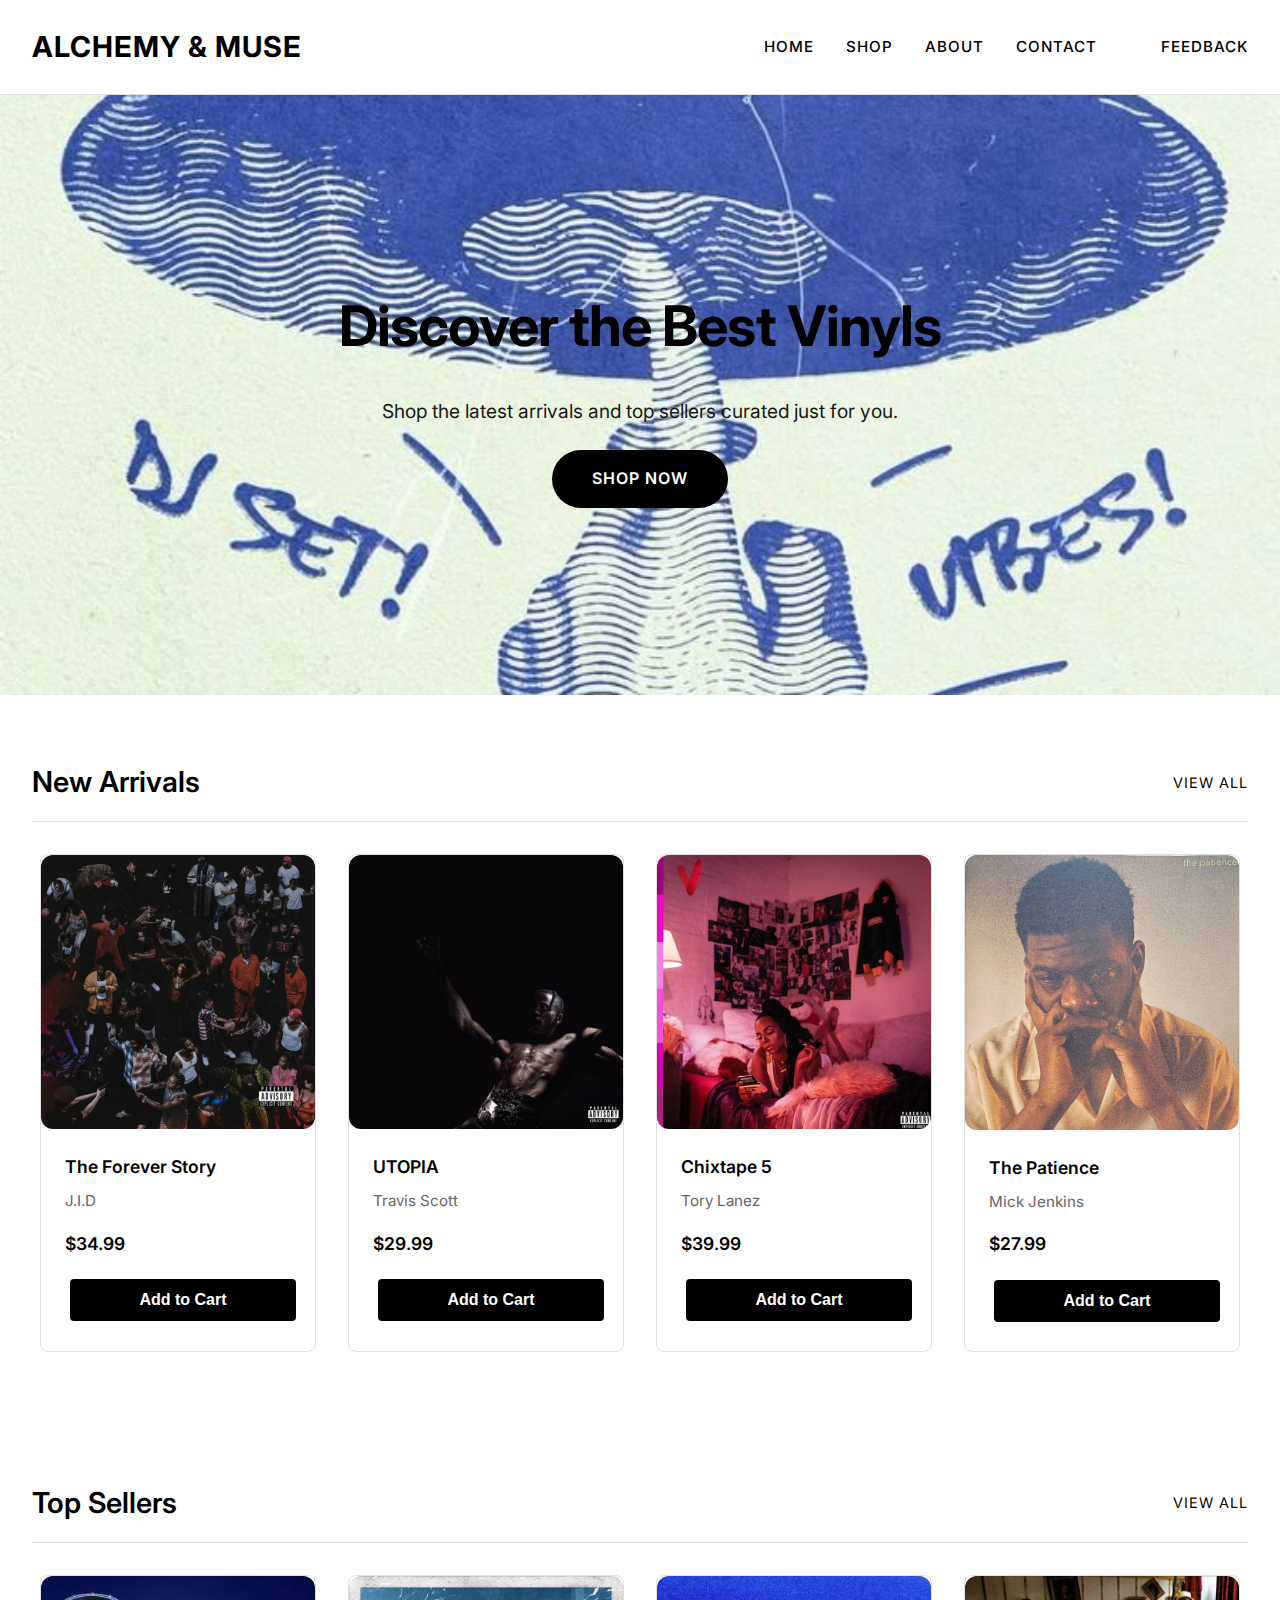
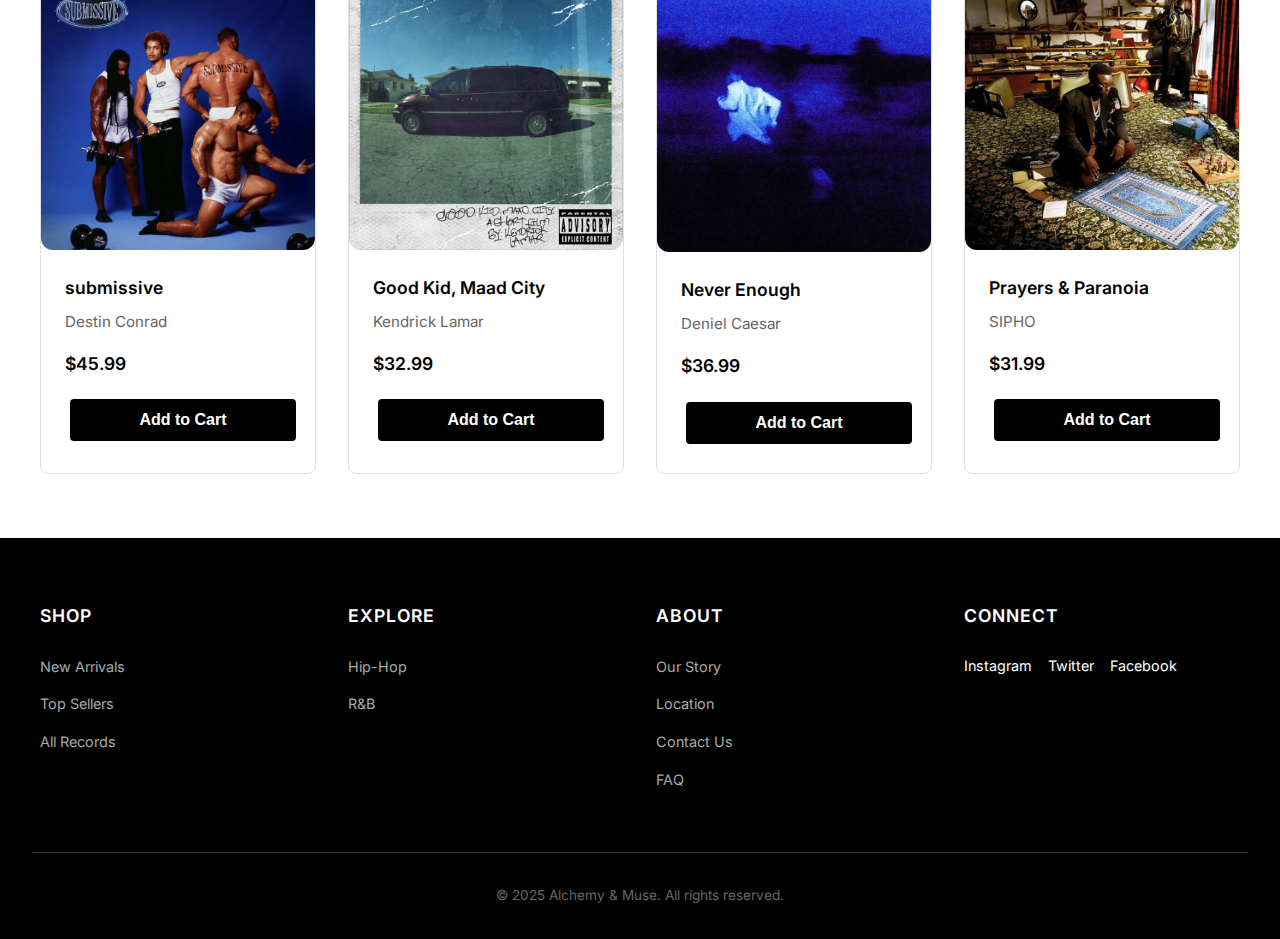
<file: index.html>
<!DOCTYPE html>
<html lang="en">
<head>
    <meta charset="UTF-8" />
    <meta name="viewport" content="width=device-width, initial-scale=1" />
    <title>Alchemy & Muse | Curated Vinyl</title>
    <link href="https://fonts.googleapis.com/css2?family=Inter:wght@300;400;500;600;700&display=swap" rel="stylesheet" />
    <link rel="stylesheet" href="styles.css" />
</head>
<body>
    <!-- Header -->
    <header>
        <div class="logo">ALCHEMY & MUSE</div>
        <nav>
            <ul>
                <li><a href="index.html">Home</a></li>
                <li><a href="shop.html">Shop</a></li>
                <li><a href="about.html">About</a></li>
                <li><a href="contact.html">Contact</a><li>
                <li><a href="feedback.html">Feedback</a></li>
            </ul>
        </nav>
    </header>

    <!-- Hero Section -->
    <section class="hero">
        <h1>Discover the Best Vinyls</h1>
        <p>Shop the latest arrivals and top sellers curated just for you.</p>
        <a href="shop.html" class="cta-btn">Shop Now</a>
    </section>

    <!-- New Arrivals -->
    <section class="new-arrivals">
        <div class="section-header">
            <h2>New Arrivals</h2>
            <a href="shop.html" class="view-all">View All</a>
        </div>
        <div class="records-grid">
            <!-- Record 1 -->
            <div class="record">
                <div class="record-image">
                    <img src="images/pieces/jid.jpg" alt="The Forever Story" />
                </div>
                <div class="record-info">
                    <h3 class="record-title">The Forever Story</h3>
                    <p class="record-artist">J.I.D</p>
                    <p class="record-price">$34.99</p>
                    <button class="add-to-cart">Add to Cart</button>
                </div>
            </div>
            <!-- Record 2 -->
            <div class="record">
                <div class="record-image">
                    <img src="images/pieces/travis.jpg" alt="UTOPIA" />
                </div>
                <div class="record-info">
                    <h3 class="record-title">UTOPIA</h3>
                    <p class="record-artist">Travis Scott</p>
                    <p class="record-price">$29.99</p>
                    <button class="add-to-cart">Add to Cart</button>
                </div>
            </div>
            <!-- Record 3 -->
            <div class="record">
                <div class="record-image">
                    <img src="images/pieces/chixtape.jpg" alt="Chixtape 5" />
                </div>
                <div class="record-info">
                    <h3 class="record-title">Chixtape 5</h3>
                    <p class="record-artist">Tory Lanez</p>
                    <p class="record-price">$39.99</p>
                    <button class="add-to-cart">Add to Cart</button>
                </div>
            </div>
            <!-- Record 4 -->
            <div class="record">
                <div class="record-image">
                    <img src="images/pieces/The Patience.jpg" alt="The Patience" />
                </div>
                <div class="record-info">
                    <h3 class="record-title">The Patience</h3>
                    <p class="record-artist">Mick Jenkins</p>
                    <p class="record-price">$27.99</p>
                    <button class="add-to-cart">Add to Cart</button>
                </div>
            </div>
        </div>
    </section>

    <!-- Top Sellers -->
    <section class="top-sellers">
        <div class="section-header">
            <h2>Top Sellers</h2>
            <a href="shop.html" class="view-all">View All</a>
        </div>
        <div class="records-grid">
            <!-- Record 1 -->
            <div class="record">
                <div class="record-image">
                    <img src="images/pieces/submissive.jpg" alt="SUBMISSIVE" />
                </div>
                <div class="record-info">
                    <h3 class="record-title">submissive</h3>
                    <p class="record-artist">Destin Conrad</p>
                    <p class="record-price">$45.99</p>
                    <button class="add-to-cart">Add to Cart</button>
                </div>
            </div>
            <!-- Record 2 -->
            <div class="record">
                <div class="record-image">
                    <img src="images/pieces/gkmc.jpg" alt="good kid, m.A.A.d City" />
                </div>
                <div class="record-info">
                    <h3 class="record-title">Good Kid, Maad City</h3>
                    <p class="record-artist">Kendrick Lamar</p>
                    <p class="record-price">$32.99</p>
                    <button class="add-to-cart">Add to Cart</button>
                </div>
            </div>
            <!-- Record 3 -->
            <div class="record">
                <div class="record-image">
                    <img src="images/pieces/never enough.jpg" alt="Never Enough" />
                </div>
                <div class="record-info">
                    <h3 class="record-title">Never Enough</h3>
                    <p class="record-artist">Deniel Caesar</p>
                    <p class="record-price">$36.99</p>
                    <button class="add-to-cart">Add to Cart</button>
                </div>
            </div>
            <!-- Record 4 -->
            <div class="record">
                <div class="record-image">
                    <img src="images/pieces/sipho.jpg" alt="Prayers & Paranoia" />
                </div>
                <div class="record-info">
                    <h3 class="record-title">Prayers & Paranoia</h3>
                    <p class="record-artist">SIPHO</p>
                    <p class="record-price">$31.99</p>
                    <button class="add-to-cart">Add to Cart</button>
                </div>
            </div>
        </div>
    </section>

    <!-- Footer -->
    <footer>
        <div class="footer-grid">
            <div class="footer-column">
                <h3>Shop</h3>
                <ul>
                    <li><a href="#">New Arrivals</a></li>
                    <li><a href="#">Top Sellers</a></li>
                    <li><a href="#">All Records</a></li>
                </ul>
            </div>
            <div class="footer-column">
                <h3>Explore</h3>
                <ul>
                    <li><a href="#">Hip-Hop</a></li>
                    <li><a href="#">R&B</a></li>
                </ul>
            </div>
            <div class="footer-column">
                <h3>About</h3>
                <ul>
                    <li><a href="#">Our Story</a></li>
                    <li><a href="#">Location</a></li>
                    <li><a href="#">Contact Us</a></li>
                    <li><a href="#">FAQ</a></li>
                </ul>
            </div>
            <div class="footer-column">
                <h3>Connect</h3>
                <div class="social-links">
                    <a href="#">Instagram</a>
                    <a href="#">Twitter</a>
                    <a href="#">Facebook</a>
                </div>
            </div>
        </div>
        <div class="footer-bottom">
            <p>&copy; 2025 Alchemy & Muse. All rights reserved.</p>
        </div>
    </footer>

    <script src="scripts.js"></script>
</body>
</html>
</file>
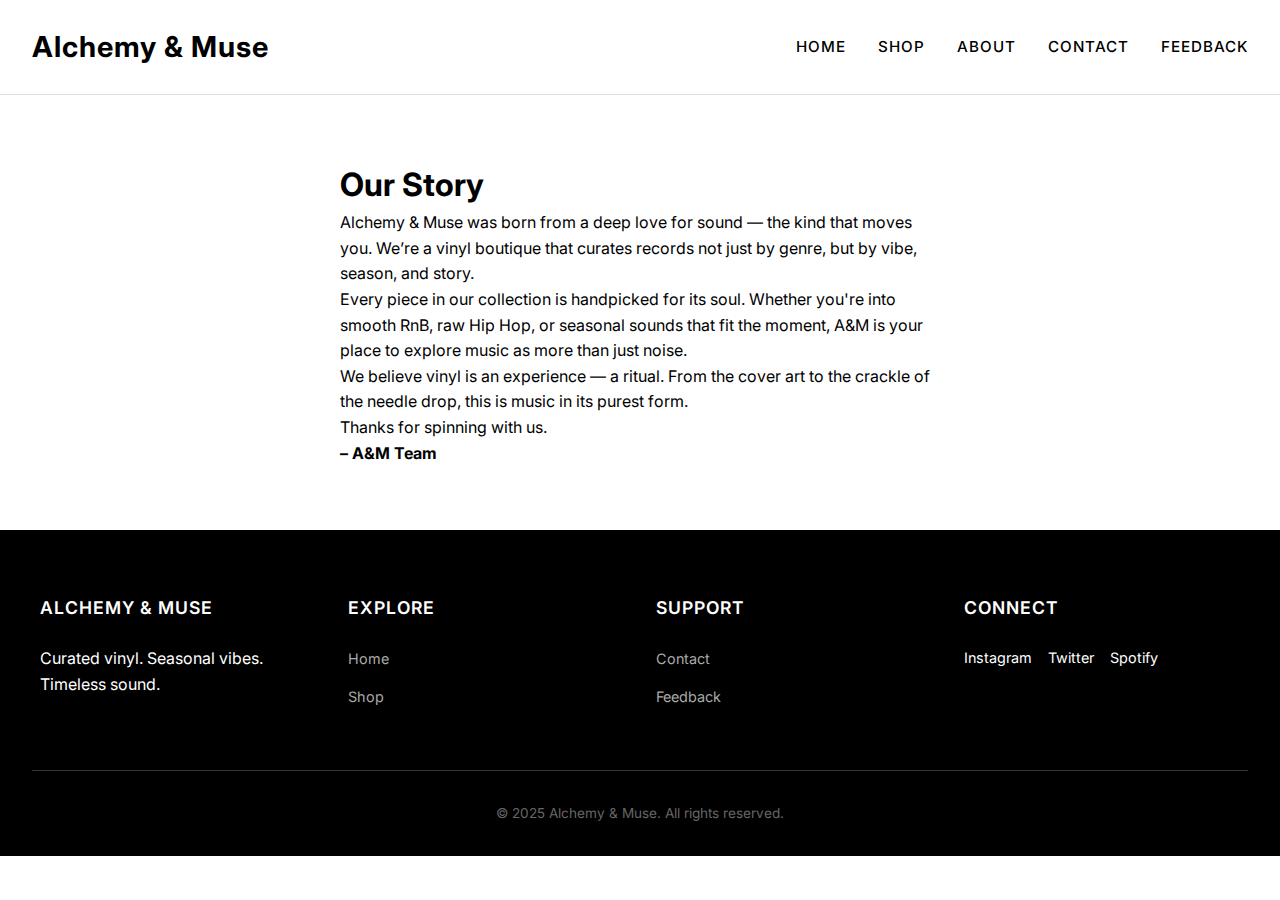
<file: about.html>
<!DOCTYPE html>
<html lang="en">
<head>
  <meta charset="UTF-8" />
  <meta name="viewport" content="width=device-width, initial-scale=1.0"/>
  <title>About | Alchemy & Muse</title>
  <link rel="stylesheet" href="styles.css"/>
  <link href="https://fonts.googleapis.com/css2?family=Inter:wght@400;600;700&display=swap" rel="stylesheet">
</head>
<body>

  <!-- Header -->
  <header>
    <div class="logo">Alchemy & Muse</div>
    <nav>
      <ul>
        <li><a href="index.html">Home</a></li>
        <li><a href="shop.html">Shop</a></li>
        <li><a href="about.html">About</a></li>
        <li><a href="contact.html">Contact</a></li>
        <li><a href="feedback.html">Feedback</a></li>
      </ul>
    </nav>
  </header>

  <!-- About Section -->
  <section class="about">
    <div class="contact-container">
      <h1>Our Story</h1>
      <p>
        Alchemy & Muse was born from a deep love for sound — the kind that moves you. We’re a vinyl boutique that curates records not just by genre, but by vibe, season, and story.
      </p>
      <p>
        Every piece in our collection is handpicked for its soul. Whether you're into smooth RnB, raw Hip Hop, or seasonal sounds that fit the moment, A&M is your place to explore music as more than just noise.
      </p>
      <p>
        We believe vinyl is an experience — a ritual. From the cover art to the crackle of the needle drop, this is music in its purest form.
      </p>
      <p>
        Thanks for spinning with us.
      </p>
      <p><strong>– A&M Team</strong></p>
    </div>
  </section>

  <!-- Footer -->
  <footer>
    <div class="footer-grid">
      <div class="footer-column">
        <h3>Alchemy & Muse</h3>
        <p>Curated vinyl. Seasonal vibes. Timeless sound.</p>
      </div>
      <div class="footer-column">
        <h3>Explore</h3>
        <ul>
          <li><a href="index.html">Home</a></li>
          <li><a href="shop.html">Shop</a></li>
        </ul>
      </div>
      <div class="footer-column">
        <h3>Support</h3>
        <ul>
          <li><a href="contact.html">Contact</a></li>
          <li><a href="feedback.html">Feedback</a></li>
        </ul>
      </div>
      <div class="footer-column">
        <h3>Connect</h3>
        <div class="social-links">
          <a href="#">Instagram</a>
          <a href="#">Twitter</a>
          <a href="#">Spotify</a>
        </div>
      </div>
    </div>
    <div class="footer-bottom">
      <p>&copy; 2025 Alchemy & Muse. All rights reserved.</p>
    </div>
  </footer>

</body>
</html>
</file>
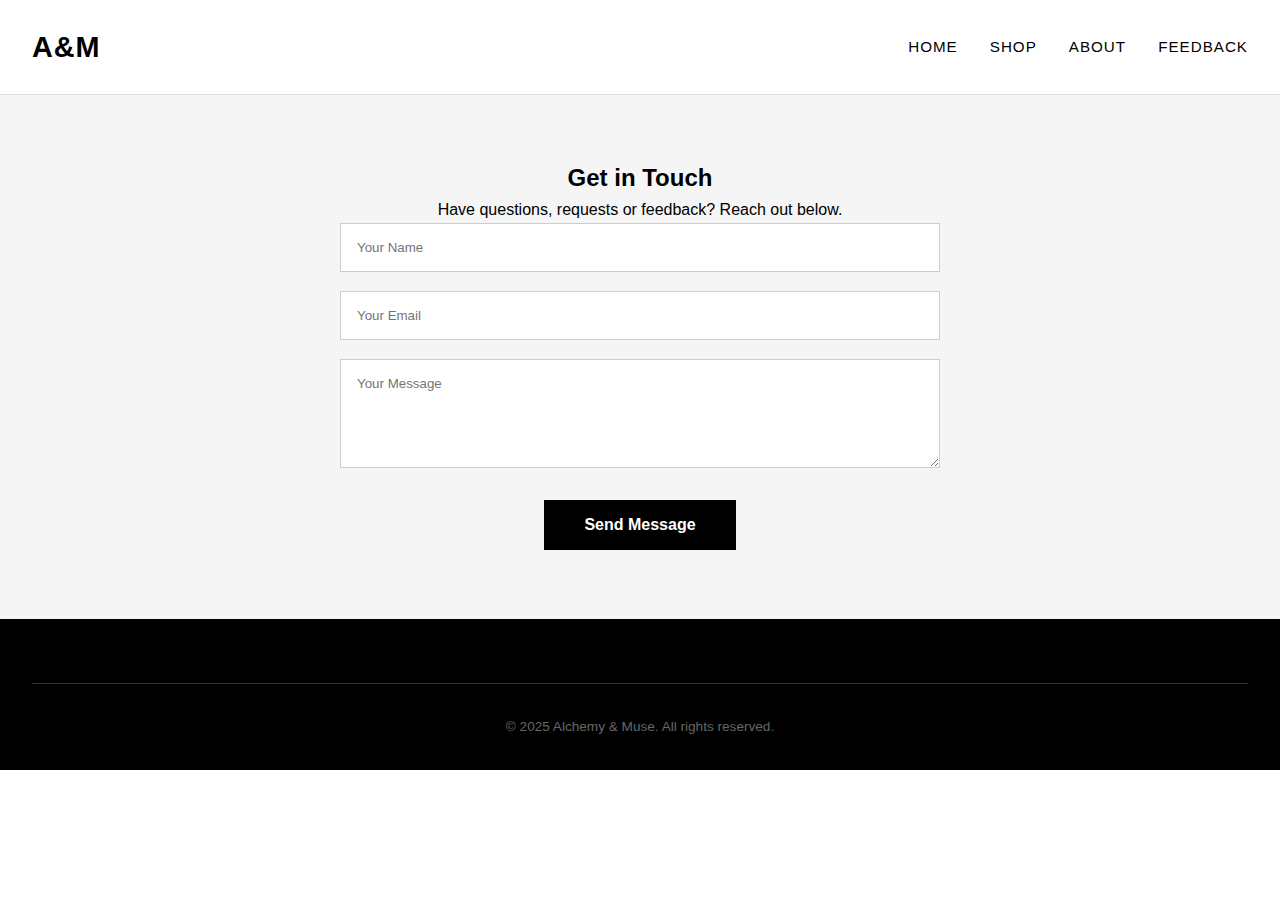
<file: Contact.html>
<!DOCTYPE html>
<html lang="en">
<head>
  <meta charset="UTF-8" />
  <meta name="viewport" content="width=device-width, initial-scale=1" />
  <title>Contact | Alchemy & Muse</title>
  <link rel="stylesheet" href="styles.css" />
</head>
<body>

  <header>
    <div class="logo">A&M</div>
    <nav>
      <ul>
        <li><a href="index.html">Home</a></li>
        <li><a href="shop.html">Shop</a></li>
        <li><a href="about.html">About</a></li>
        <li><a href="feedback.html">Feedback</a></li>
      </ul>
    </nav>
  </header>

  <section class="contact">
    <div class="contact-container">
      <h2>Get in Touch</h2>
      <p>Have questions, requests or feedback? Reach out below.</p>
      <form action="#" method="post" class="contact-form">
        <input type="text" name="name" placeholder="Your Name" required autocomplete="name" />
        <input type="email" name="email" placeholder="Your Email" required autocomplete="email" />
        <textarea name="message" rows="5" placeholder="Your Message" required></textarea>
        <button type="submit">Send Message</button>
      </form>
    </div>
  </section>

  <footer>
    <div class="footer-bottom">
      &copy; 2025 Alchemy & Muse. All rights reserved.
    </div>
  </footer>

</body>
</html>
</file>
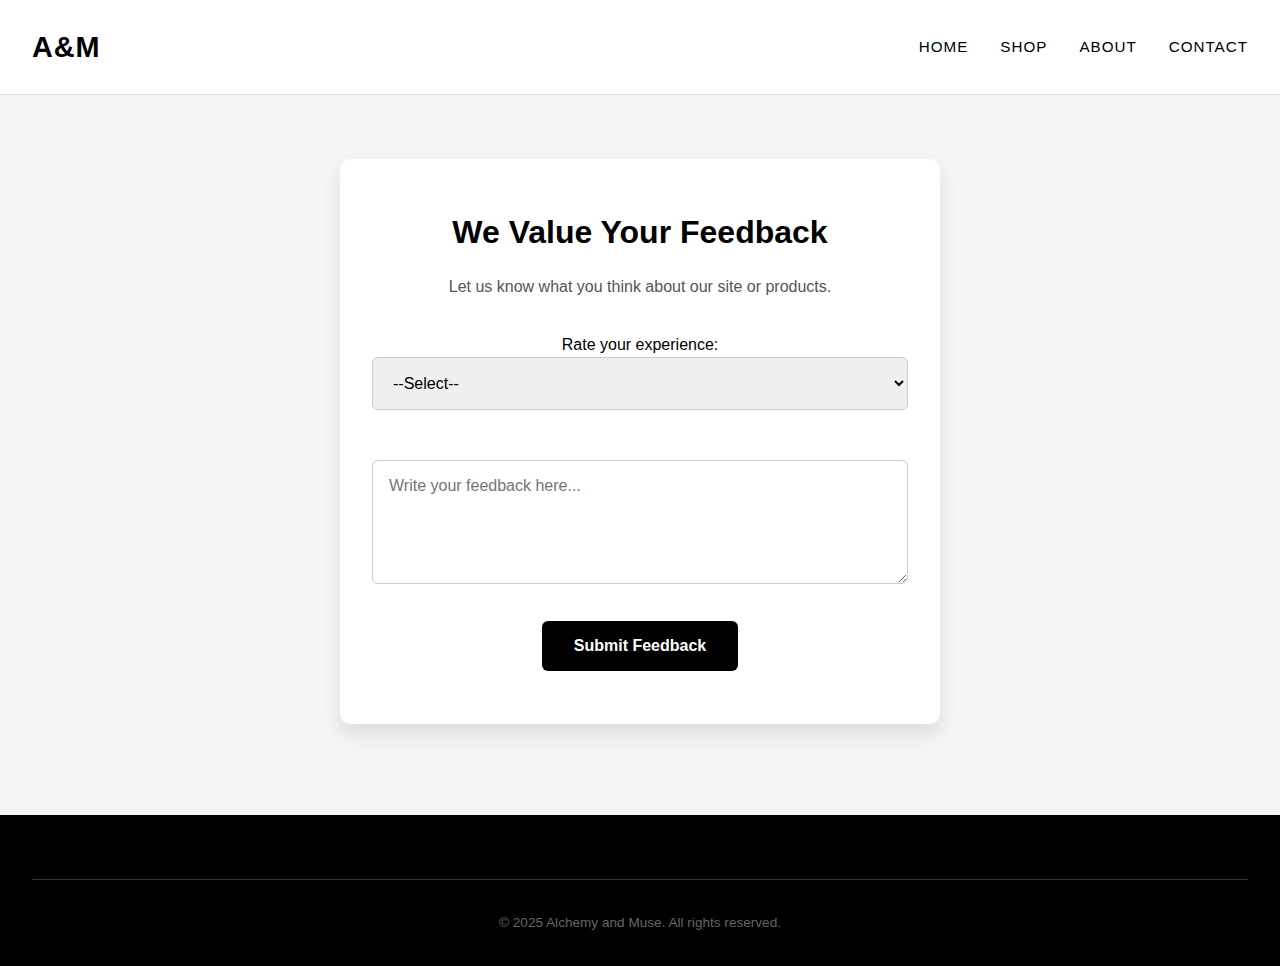
<file: feedback.html>
<!DOCTYPE html>
<html lang="en">
<head>
  <meta charset="UTF-8" />
  <meta name="viewport" content="width=device-width, initial-scale=1.0" />
  <title>Feedback | Alchemy and Muse</title>
  <link rel="stylesheet" href="styles.css" />
</head>
<body>

  <!-- Header  -->
  <header>
    <div class="logo">A&M</div>
    <nav>
      <ul>
        <li><a href="index.html">Home</a></li>
        <li><a href="shop.html">Shop</a></li>
        <li><a href="about.html">About</a></li>
        <li><a href="contact.html">Contact</a></li>
      </ul>
    </nav>
  </header>

  <!-- Feedback Section -->
  <section class="feedback">
    <div class="feedback-container">
      <h2>We Value Your Feedback</h2>
      <p>Let us know what you think about our site or products.</p>

      <form class="feedback-form" action="#" method="post">
        <label for="rating">Rate your experience:</label><br>
        <select id="rating" name="rating" required>
          <option value="">--Select--</option>
          <option value="5">5 - Excellent</option>
          <option value="4">4 - Good</option>
          <option value="3">3 - Okay</option>
          <option value="2">2 - Poor</option>
          <option value="1">1 - Bad</option>
        </select><br><br>

        <textarea name="comments" placeholder="Write your feedback here..." rows="5" required></textarea><br>

        <button type="submit">Submit Feedback</button>
      </form>
    </div>
  </section>

  <!-- Footer -->
  <footer>
    <p class="footer-bottom">&copy; 2025 Alchemy and Muse. All rights reserved.</p>
  </footer>

</body>
</html>
</file>
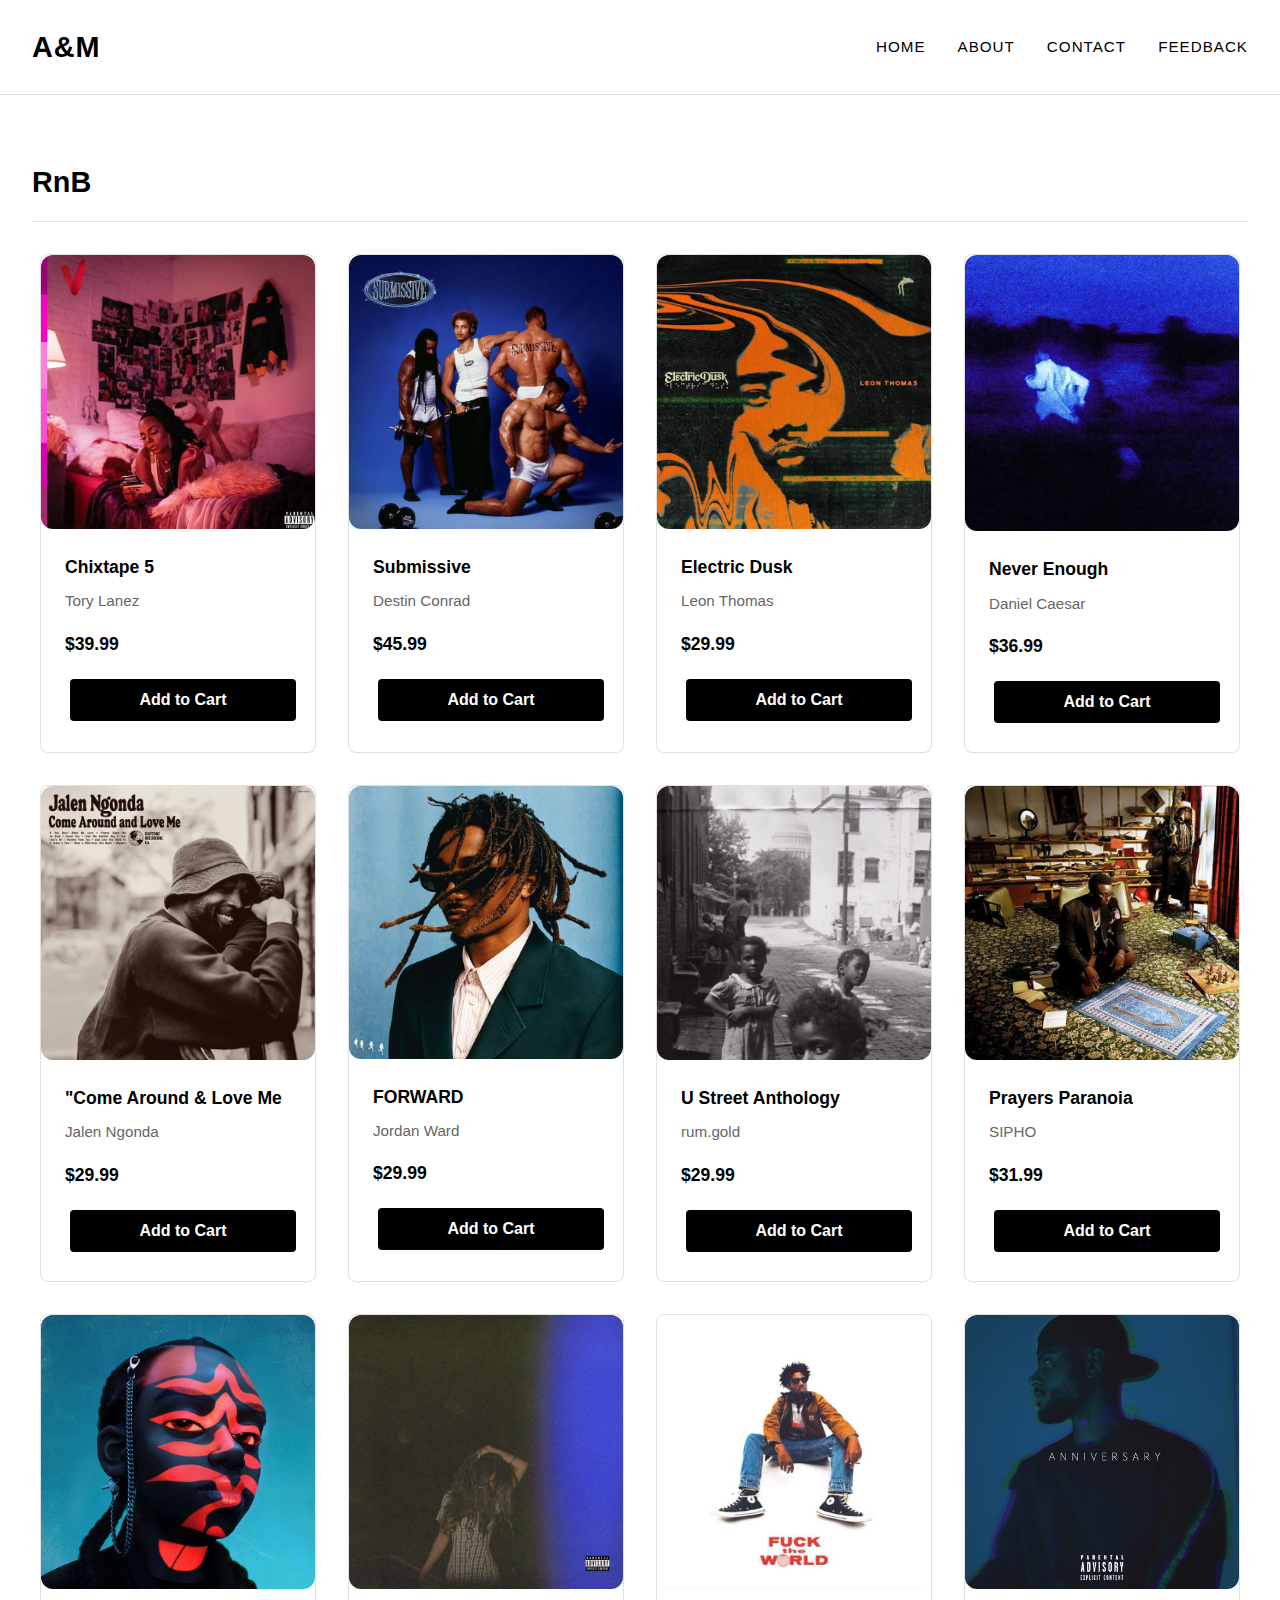
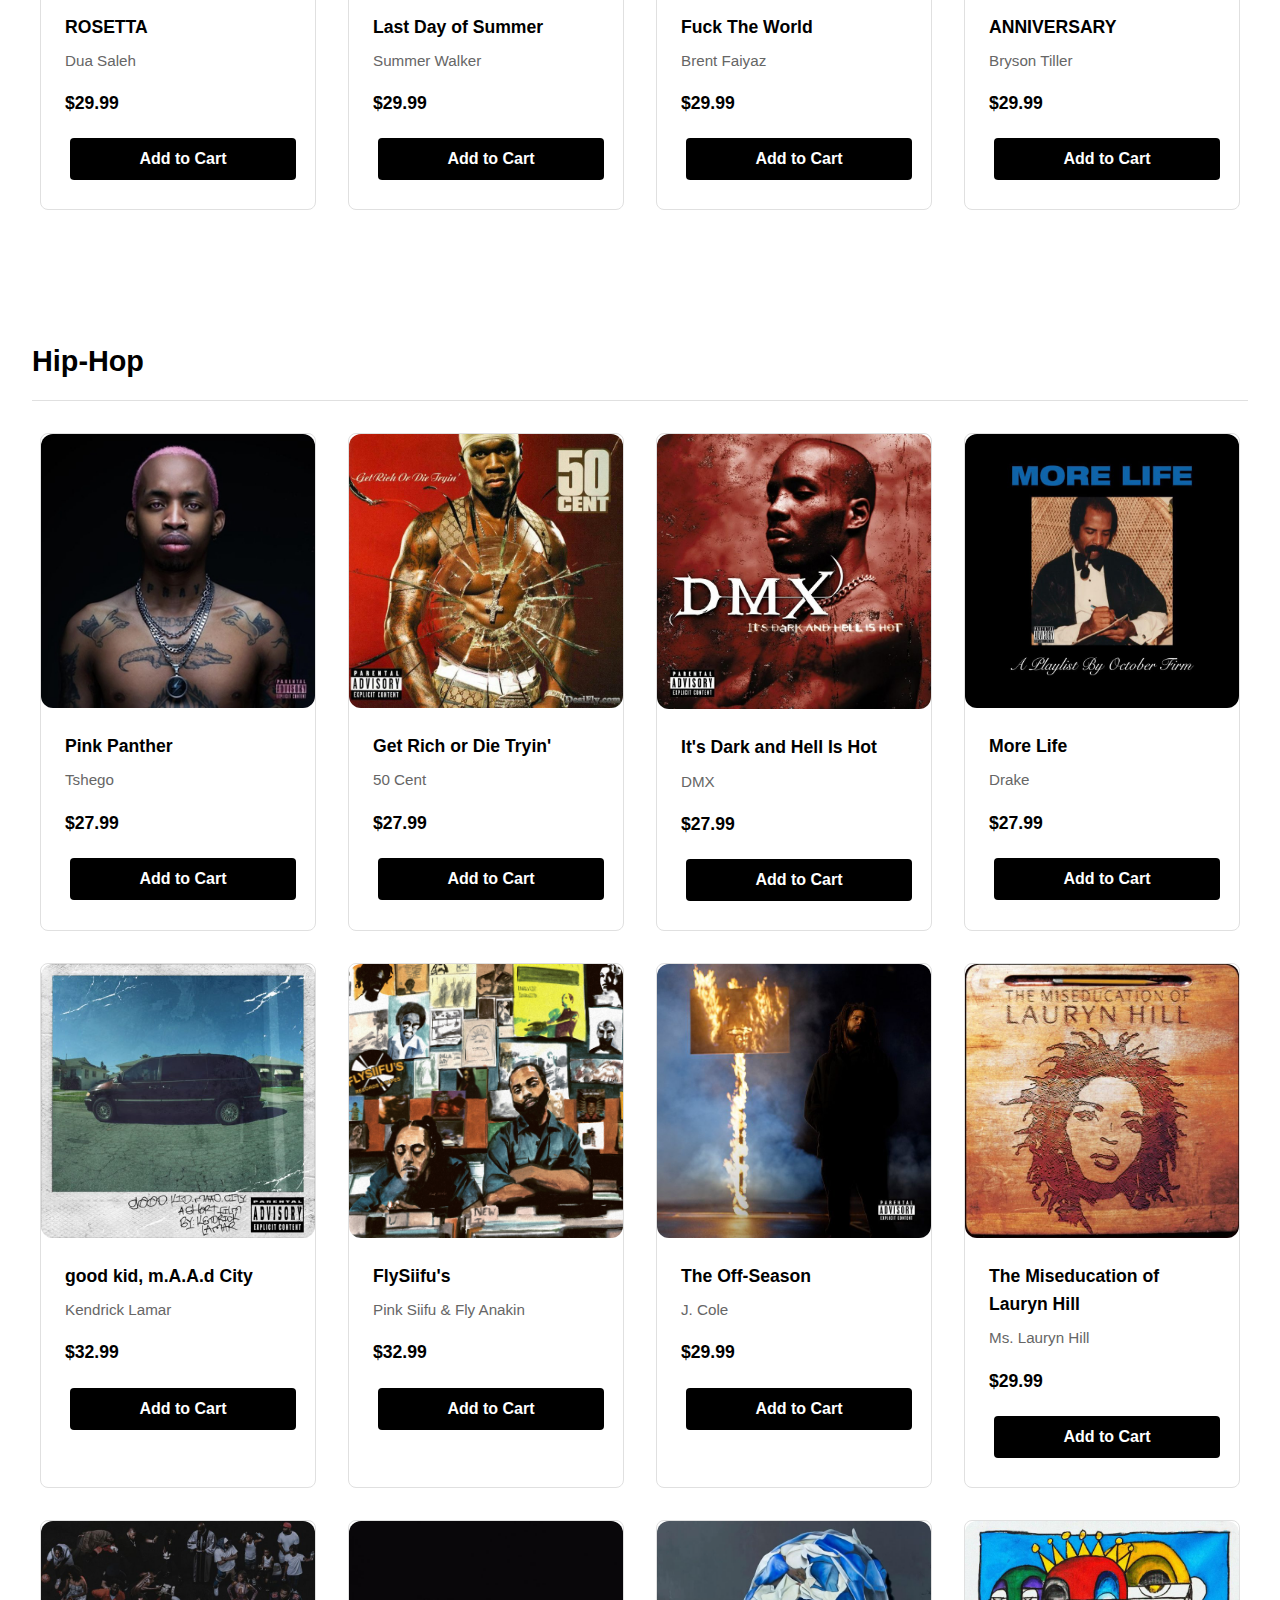
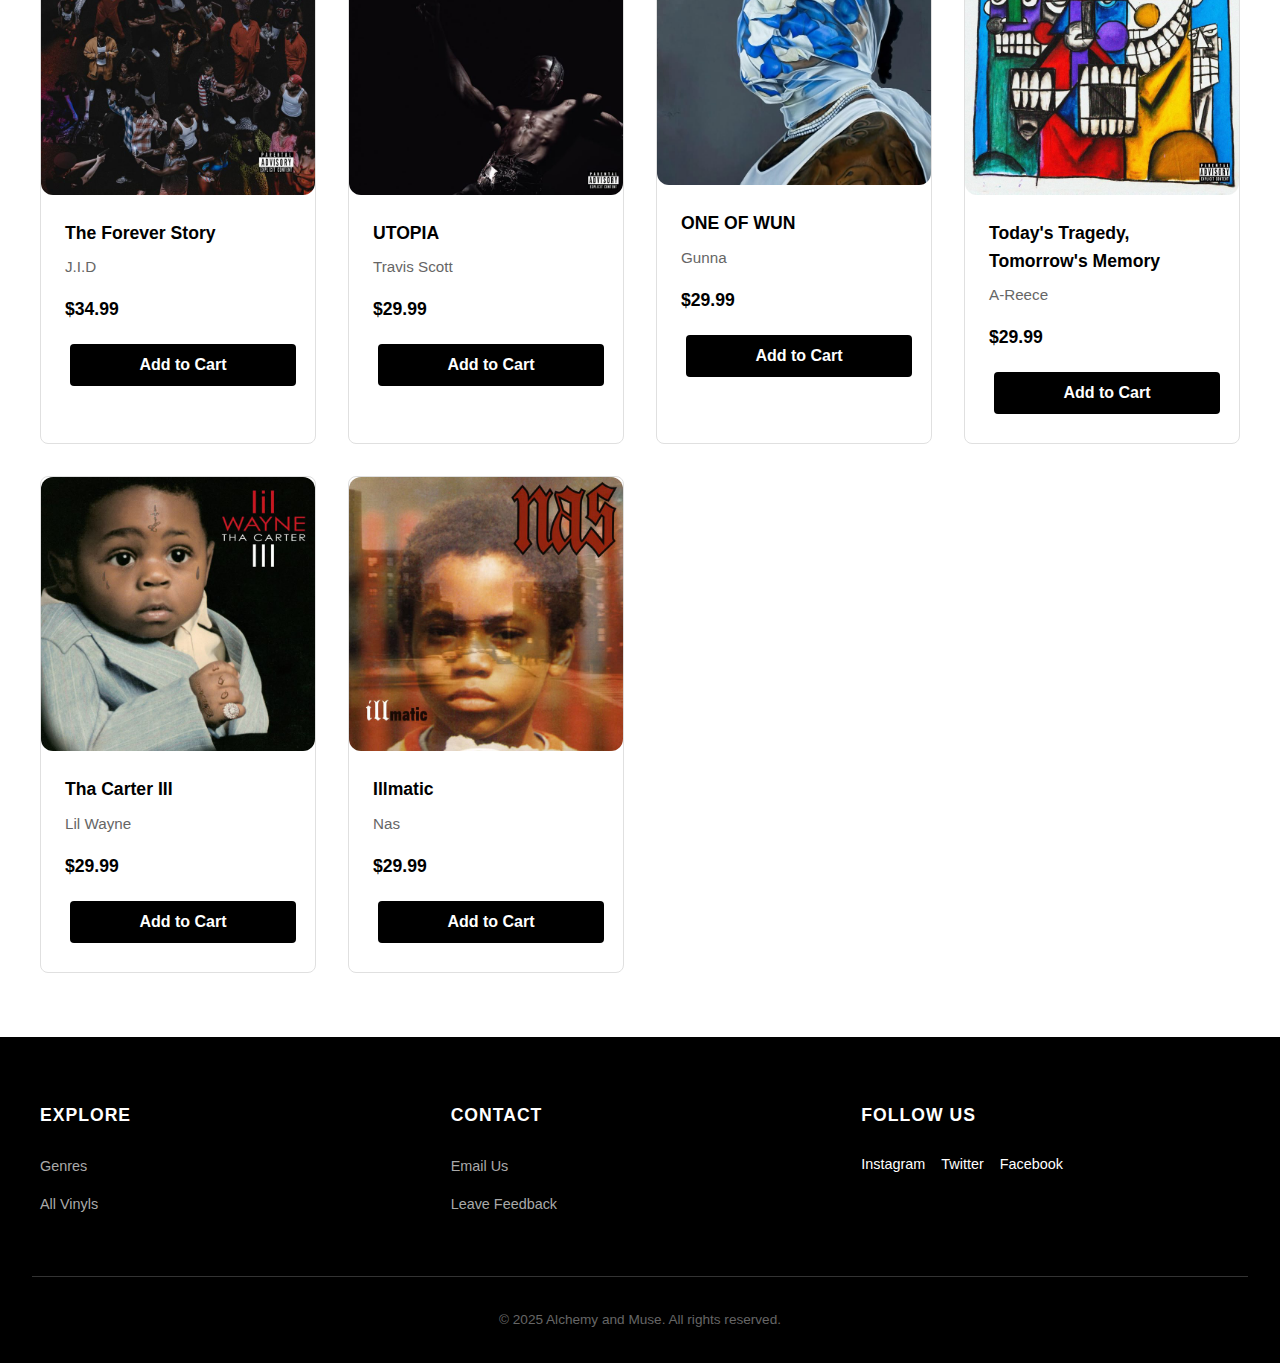
<file: shop.html>
<!DOCTYPE html>
<html lang="en">
<head>
  <meta charset="UTF-8" />
  <meta name="viewport" content="width=device-width, initial-scale=1.0" />
  <title>Shop - Alchemy and Muse</title>
  <link rel="stylesheet" href="styles.css" />
</head>
<body>
  <header>
    <div class="logo">A&M</div>
<div>

    <nav>
      <ul>
        <li><a href="index.html">Home</a></li>
        <li><a href="about.html">About</a></li>
        <li><a href="contact.html">Contact</a></li>
        <li><a href="feedback.html">Feedback</a></li>
      </ul>
    </nav>
  </header>
<main>
  <section>
    <div class="section-header">
      <h2>RnB</h2>
    </div>
    <div class="records-grid">

      <!-- Record 1 -->
      <div class="record">
        <div class="record-image">
          <img src="images/pieces/chixtape.jpg" alt="Chixtape 5" />
        </div>
        <div class="record-info">
          <div class="record-title">Chixtape 5</div>
          <div class="record-artist">Tory Lanez</div>
          <div class="record-price">$39.99</div>
          <button class="add-to-cart">Add to Cart</button>
        </div>
      </div>

      <!-- Record 2 -->
      <div class="record">
        <div class="record-image">
          <img src="images/pieces/submissive.jpg" alt="Submissive" />
        </div>
        <div class="record-info">
          <div class="record-title">Submissive</div>
          <div class="record-artist">Destin Conrad</div>
          <div class="record-price">$45.99</div>
          <button class="add-to-cart">Add to Cart</button>
        </div>
      </div>


        <!-- Record 3 -->
      <div class="record">
        <div class="record-image">
          <img src="images/pieces/electric dusk.jpg" alt="Electric Dusk" />
        </div>
        <div class="record-info">
          <div class="record-title">Electric Dusk</div>
          <div class="record-artist">Leon Thomas</div>
          <div class="record-price">$29.99</div>
          <button class="add-to-cart">Add to Cart</button>
        </div>
      </div>

       <!-- Record 4 -->
      <div class="record">
        <div class="record-image">
          <img src="images/pieces/never enough.jpg" alt="Never Enough" />
        </div>
        <div class="record-info">
          <div class="record-title">Never Enough</div>
          <div class="record-artist">Daniel Caesar</div>
          <div class="record-price">$36.99</div>
          <button class="add-to-cart">Add to Cart</button>
        </div>
      </div>

       <!-- Record 5 -->
      <div class="record">
        <div class="record-image">
          <img src="images/pieces/jalen.jpg" alt="Come Around & Love Me" />
        </div>
        <div class="record-info">
          <div class="record-title">"Come Around & Love Me</div>
          <div class="record-artist">Jalen Ngonda</div>
          <div class="record-price">$29.99</div>
          <button class="add-to-cart">Add to Cart</button>
        </div>
      </div>

       <!-- Record 6 -->
      <div class="record">
        <div class="record-image">
          <img src="images/pieces/jordan.jpg" alt="FORWARD" />
        </div>
        <div class="record-info">
          <div class="record-title">FORWARD</div>
          <div class="record-artist">Jordan Ward</div>
          <div class="record-price">$29.99</div>
          <button class="add-to-cart">Add to Cart</button>
        </div>
      </div>

       <!-- Record 7 -->
      <div class="record">
        <div class="record-image">
          <img src="images/pieces/rumgold.jpg" alt="U Street Anthology" />
        </div>
        <div class="record-info">
          <div class="record-title">U Street Anthology</div>
          <div class="record-artist">rum.gold</div>
          <div class="record-price">$29.99</div>
          <button class="add-to-cart">Add to Cart</button>
        </div>
      </div>

       <!-- Record 8-->
      <div class="record">
        <div class="record-image">
          <img src="images/pieces/sipho.jpg" alt="Prayers  Paranoia" />
        </div>
        <div class="record-info">
          <div class="record-title">Prayers  Paranoia</div>
          <div class="record-artist">SIPHO</div>
          <div class="record-price">$31.99</div>
          <button class="add-to-cart">Add to Cart</button>
        </div>
      </div>

       <!-- Record 9 -->
      <div class="record">
        <div class="record-image">
          <img src="images/pieces/dua saleh.jpg" alt="ROSETTA" />
        </div>
        <div class="record-info">
          <div class="record-title">ROSETTA</div>
          <div class="record-artist">Dua Saleh</div>
          <div class="record-price">$29.99</div>
          <button class="add-to-cart">Add to Cart</button>
        </div>
      </div>

       <!-- Record 10 -->
      <div class="record">
        <div class="record-image">
          <img src="images/pieces/summer walker.jpg" alt="Last Day of Summer" />
        </div>
        <div class="record-info">
          <div class="record-title">Last Day of Summer</div>
          <div class="record-artist">Summer Walker</div>
          <div class="record-price">$29.99</div>
          <button class="add-to-cart">Add to Cart</button>
        </div>
      </div>


       <!-- Record 11 -->
      <div class="record">
        <div class="record-image">
          <img src="images/pieces/brent.jpg" alt="FTW" />
        </div>
        <div class="record-info">
          <div class="record-title">Fuck The World</div>
          <div class="record-artist">Brent Faiyaz</div>
          <div class="record-price">$29.99</div>
          <button class="add-to-cart">Add to Cart</button>
        </div>
      </div>

       <!-- Record 12 -->
      <div class="record">
        <div class="record-image">
          <img src="images/pieces/bryson.jpg" alt="ANNIVERSARY" />
        </div>
        <div class="record-info">
          <div class="record-title">ANNIVERSARY</div>
          <div class="record-artist">Bryson Tiller</div>
          <div class="record-price">$29.99</div>
          <button class="add-to-cart">Add to Cart</button>
        </div>
      </div>

      
    </div>
  </section>

  <section>
   <div class="section-header">
  <h2>Hip-Hop</h2>
</div>

<div class="records-grid">

  <!-- Record 1 -->
  <div class="record">
    <div class="record-image">
      <img src="images/pieces/Pink.jpg" alt="Pink Panther">
    </div>
    <div class="record-info">
      <div class="record-title">Pink Panther</div>
      <div class="record-artist">Tshego</div>
      <div class="record-price">$27.99</div>
      <button class="add-to-cart">Add to Cart</button>
    </div>
  </div>

  <!-- Record 2 -->
  <div class="record">
    <div class="record-image">
      <img src="images/pieces/50cents.jpg" alt="Get Rich or Die Tryin'">
    </div>
    <div class="record-info">
      <div class="record-title">Get Rich or Die Tryin'</div>
      <div class="record-artist">50 Cent</div>
      <div class="record-price">$27.99</div>
      <button class="add-to-cart">Add to Cart</button>
    </div>
  </div>

  <!-- Record 3 -->
  <div class="record">
    <div class="record-image">
      <img src="images/pieces/dmx.jpg" alt="It's Dark and Hell Is Hot">
    </div>
    <div class="record-info">
      <div class="record-title">It's Dark and Hell Is Hot</div>
      <div class="record-artist">DMX</div>
      <div class="record-price">$27.99</div>
      <button class="add-to-cart">Add to Cart</button>
    </div>
  </div>

  <!-- Record 4 -->
  <div class="record">
    <div class="record-image">
      <img src="images/pieces/drake.jpg" alt="More Life">
    </div>
    <div class="record-info">
      <div class="record-title">More Life</div>
      <div class="record-artist">Drake</div>
      <div class="record-price">$27.99</div>
      <button class="add-to-cart">Add to Cart</button>
    </div>
  </div>

  <!-- Record 5 -->
  <div class="record">
    <div class="record-image">
      <img src="images/pieces/gkmc.jpg" alt="good kid, m.A.A.d City">
    </div>
    <div class="record-info">
      <div class="record-title">good kid, m.A.A.d City</div>
      <div class="record-artist">Kendrick Lamar</div>
      <div class="record-price">$32.99</div>
      <button class="add-to-cart">Add to Cart</button>
    </div>
  </div>

  <!-- Record 6 -->
  <div class="record">
    <div class="record-image">
      <img src="images/pieces/flysiifu.jpg" alt="FlySiifu's">
    </div>
    <div class="record-info">
      <div class="record-title">FlySiifu's</div>
      <div class="record-artist">Pink Siifu & Fly Anakin</div>
      <div class="record-price">$32.99</div>
      <button class="add-to-cart">Add to Cart</button>
    </div>
  </div>

  <!-- Record 7  -->
  <div class="record">
    <div class="record-image">
      <img src="images/pieces/jcole.jpg" alt="The Off-Season">
    </div>
    <div class="record-info">
      <div class="record-title">The Off-Season</div>
      <div class="record-artist">J. Cole</div>
      <div class="record-price">$29.99</div>
      <button class="add-to-cart">Add to Cart</button>
    </div>
  </div>

  <!-- Record 8 -->
  <div class="record">
    <div class="record-image">
      <img src="images/pieces/hill.jpg" alt="The Miseducation of Lauryn Hill">
    </div>
    <div class="record-info">
      <div class="record-title">The Miseducation of Lauryn Hill</div>
      <div class="record-artist">Ms. Lauryn Hill</div>
      <div class="record-price">$29.99</div>
      <button class="add-to-cart">Add to Cart</button>
    </div>
  </div>


  <!-- Record 9 -->
  <div class="record">
    <div class="record-image">
      <img src="images/pieces/jid.jpg" alt="The Forever Story">
    </div>
    <div class="record-info">
      <div class="record-title">The Forever Story</div>
      <div class="record-artist">J.I.D</div>
      <div class="record-price">$34.99</div>
      <button class="add-to-cart">Add to Cart</button>
    </div>
  </div>

  <!-- Record 10 -->
  <div class="record">
    <div class="record-image">
      <img src="images/pieces/travis.jpg" alt="UTOPIA">
    </div>
    <div class="record-info">
      <div class="record-title">UTOPIA</div>
      <div class="record-artist">Travis Scott</div>
      <div class="record-price">$29.99</div>
      <button class="add-to-cart">Add to Cart</button>
    </div>
  </div>

  <!-- Record 11 -->
  <div class="record">
    <div class="record-image">
      <img src="images/pieces/gunna.jpg" alt="ONE OF WUN">
    </div>
    <div class="record-info">
      <div class="record-title">ONE OF WUN</div>
      <div class="record-artist">Gunna</div>
      <div class="record-price">$29.99</div>
      <button class="add-to-cart">Add to Cart</button>
    </div>
  </div>

  <!-- Record 12 -->
  <div class="record">
    <div class="record-image">
      <img src="images/pieces/TTTM.jpg" alt="Today's Tragedy, Tomorrow's Memory">
    </div>
    <div class="record-info">
      <div class="record-title">Today's Tragedy, Tomorrow's Memory</div>
      <div class="record-artist">A-Reece</div>
      <div class="record-price">$29.99</div>
      <button class="add-to-cart">Add to Cart</button>
    </div>
  </div>

  <!-- Record 13 -->
  <div class="record">
    <div class="record-image">
      <img src="images/pieces/tha carter.jpg" alt="Tha Carter III">
    </div>
    <div class="record-info">
      <div class="record-title">Tha Carter III</div>
      <div class="record-artist">Lil Wayne</div>
      <div class="record-price">$29.99</div>
      <button class="add-to-cart">Add to Cart</button>
    </div>
  </div>

  <!-- Record 14 -->
  <div class="record">
    <div class="record-image">
      <img src="images/pieces/nas.jpg" alt="Illmatic">
    </div>
    <div class="record-info">
      <div class="record-title">Illmatic</div>
      <div class="record-artist">Nas</div>
      <div class="record-price">$29.99</div>
      <button class="add-to-cart">Add to Cart</button>
    </div>
  </div>

  </div>
  </section>
</main>

  
  <footer>
    <div class="footer-grid">
      <div class="footer-column">
        <h3>Explore</h3>
        <ul>
          <li><a href="genre.html">Genres</a></li>
          <li><a href="shop.html">All Vinyls</a></li>
        </ul>
      </div>
      <div class="footer-column">
        <h3>Contact</h3>
        <ul>
          <li><a href="contact.html">Email Us</a></li>
          <li><a href="feedback.html">Leave Feedback</a></li>
        </ul>
      </div>
      <div class="footer-column">
        <h3>Follow Us</h3>
        <div class="social-links">
          <a href="#">Instagram</a>
          <a href="#">Twitter</a>
          <a href="#">Facebook</a>
        </div>
      </div>
    </div>
    <div class="footer-bottom">
      &copy; 2025 Alchemy and Muse. All rights reserved.
    </div>
  </footer>
  <script src="scripts.js"></script>
</body>
</html>
</file>
<file: styles.css>
/* Reset */
* {
  margin: 0;
  padding: 0;
  box-sizing: border-box;
}

body {
  font-family: 'Inter', sans-serif;
  background-color: #fff;
  color: #000;
  line-height: 1.6;
}
button {
  margin: 5px;
  padding: 10px 20px;
  font-size: 16px;
}

#count {
  font-weight: bold;
  font-size: 18px;
}

/* Header */
header {
  background-color: #fff;
  display: flex;
  justify-content: space-between;
  align-items: center;
  padding: 1.5rem 2rem;
  border-bottom: 1px solid #e0e0e0;
  position: sticky;
  top: 0;
  z-index: 1000;
}

.logo {
  font-size: 1.8rem;
  font-weight: 700;
  letter-spacing: 1px;
  color: #000;
}

nav ul {
  list-style: none;
  display: flex;
  gap: 2rem;
}

nav a {
  color: #000;
  text-decoration: none;
  font-weight: 500;
  font-size: 0.95rem;
  text-transform: uppercase;
  letter-spacing: 1px;
  transition: opacity 0.3s;
}

nav a:hover {
  opacity: 0.7;
}

/* Hero */
.hero {
  background: url("images/hero/banner\ 2.jpg") center/cover no-repeat;
  height: 600px;
  display: flex;
  flex-direction: column;
  justify-content: center;
  align-items: center;
  color: black;
  text-align: center;
  padding: 0 1rem;
}

.hero h1 {
  font-size: 3.5rem;
  margin-bottom: 1.5rem;
  font-weight: 700;
  letter-spacing: -1px;
}

.hero p {
  font-size: 1.2rem;
  max-width: 600px;
  opacity: 0.9;
}

.cta-btn {
  margin-top: 1.5rem;
  padding: 1rem 2.5rem;
  background: #000;
  border: none;
  border-radius: 30px;
  font-weight: 600;
  color: #fff;
  cursor: pointer;
  font-size: 1rem;
  text-transform: uppercase;
  letter-spacing: 1px;
  transition: background-color 0.3s, transform 0.3s;
  text-decoration: none; 
  display: inline-block;
}

.cta-btn:hover {
  background: #333;
  transform: translateY(-2px);
}

/* Responsive adjustments for hero */
@media (max-width: 768px) {
  .hero h1 {
    font-size: 2.5rem;
  }
}

/* Sections */
section {
  padding: 4rem 2rem;
}

.section-header {
  display: flex;
  justify-content: space-between;
  align-items: center;
  margin-bottom: 2rem;
  padding-bottom: 1rem;
  border-bottom: 1px solid #e0e0e0;
}

.section-header h2 {
  font-size: 1.8rem;
  font-weight: 600;
}

.view-all {
  color: #000;
  text-decoration: none;
  font-size: 0.9rem;
  text-transform: uppercase;
  letter-spacing: 1px;
  transition: opacity 0.3s;
}

.view-all:hover {
  opacity: 0.7;
}

/* Shop Grid */
.records-grid {
  display: grid;
  grid-template-columns: repeat(auto-fill, minmax(220px, 1fr));
  gap: 2rem;
  max-width: 1200px;
  margin: 0 auto;
}

.record {
  background-color: #fff;
  border: 1px solid #e0e0e0;
  border-radius: 8px;
  overflow: hidden;
  transition: all 0.3s;
}

.record:hover {
  transform: translateY(-5px);
  box-shadow: 0 10px 20px rgba(0, 0, 0, 0.1);
}

.record-image {
  overflow: hidden;
  border-radius: 12px;
}

.record-image img {
  width: 100%;
  height: auto;
  transition: transform 0.3s ease;
  display: block;
}

.record-info {
  padding: 1.5rem;
}

.record-title {
  font-size: 1.1rem;
  font-weight: 600;
  margin-bottom: 0.5rem;
}

.record-artist {
  font-size: 0.95rem;
  color: #666;
  margin-bottom: 1rem;
}

.record-price {
  font-size: 1.1rem;
  font-weight: 600;
  margin-bottom: 1rem;
}

.add-to-cart {
  width: 100%;
  padding: 0.75rem;
  background-color: #000;
  color: #fff;
  border: none;
  border-radius: 4px;
  font-weight: 600;
  cursor: pointer;
  transition: all 0.3s;
}

.add-to-cart:hover {
  background-color: #333;
}

/* Contact Page */
.contact {
  padding: 4rem 2rem;
  background-color: #f5f5f5;
  text-align: center;
}

.contact-container {
  max-width: 600px;
  margin: 0 auto;
}

.contact-form input,
.contact-form textarea {
  width: 100%;
  padding: 1rem;
  margin-bottom: 1.2rem;
  border: 1px solid #ccc;
  font-family: 'Inter', sans-serif;
}

.contact-form button {
  padding: 1rem 2.5rem;
  background-color: #000;
  color: #fff;
  border: none;
  font-weight: 600;
  cursor: pointer;
  transition: background-color 0.3s;
}

.contact-form button:hover {
  background-color: #333;
}

/* Feedback Page */
.feedback {
  padding: 4rem 2rem;
  background-color: #f5f5f5;
  min-height: 80vh;
}

.feedback-container {
  max-width: 600px;
  margin: 0 auto;
  background-color: #fff;
  padding: 3rem 2rem;
  border-radius: 10px;
  box-shadow: 0 10px 20px rgba(0, 0, 0, 0.1);
  text-align: center;
}

.feedback-container h2 {
  font-size: 2rem;
  margin-bottom: 1rem;
}

.feedback-container p {
  font-size: 1rem;
  margin-bottom: 2rem;
  color: #555;
}

.feedback-form textarea,
.feedback-form select {
  width: 100%;
  padding: 1rem;
  border: 1px solid #ccc;
  margin-bottom: 1.5rem;
  border-radius: 6px;
  font-family: 'Inter', sans-serif;
  font-size: 1rem;
}

.feedback-form button {
  background-color: #000;
  color: #fff;
  border: none;
  padding: 1rem 2rem;
  font-size: 1rem;
  border-radius: 6px;
  cursor: pointer;
  font-weight: 600;
  transition: background-color 0.3s;
}

.feedback-form button:hover {
  background-color: #333;
}

/* Footer */
footer {
  background-color: #000;
  padding: 4rem 2rem 2rem;
  color: #fff;
}

.footer-grid {
  display: grid;
  grid-template-columns: repeat(auto-fit, minmax(200px, 1fr));
  gap: 2rem;
  max-width: 1200px;
  margin: 0 auto 3rem;
}

.footer-column h3 {
  font-size: 1.1rem;
  margin-bottom: 1.5rem;
  font-weight: 600;
  text-transform: uppercase;
  letter-spacing: 1px;
  color: #fff;
}

.footer-column ul {
  list-style: none;
}

.footer-column li {
  margin-bottom: 0.75rem;
}

.footer-column a {
  color: #aaa;
  text-decoration: none;
  transition: color 0.3s;
  font-size: 0.9rem;
}

.footer-column a:hover {
  color: #fff;
}

.social-links {
  display: flex;
  gap: 1rem;
  margin-top: 1rem;
}

.social-links a {
  color: #fff;
  text-decoration: none;
  transition: opacity 0.3s;
}

.social-links a:hover {
  opacity: 0.7;
}

.footer-bottom {
  text-align: center;
  padding-top: 2rem;
  border-top: 1px solid #333;
  color: #666;
  font-size: 0.85rem;
}

/* Responsive */
@media (max-width: 768px) {
  header {
    flex-direction: column;
    gap: 1rem;
    padding: 1rem;
  }

  nav ul {
    gap: 1rem;
    flex-wrap: wrap;
    justify-content: center;
  }

  .hero h1 {
    font-size: 2.5rem;
  }

  .records-grid {
    grid-template-columns: repeat(auto-fill, minmax(150px, 1fr));
  }
}
</file>
